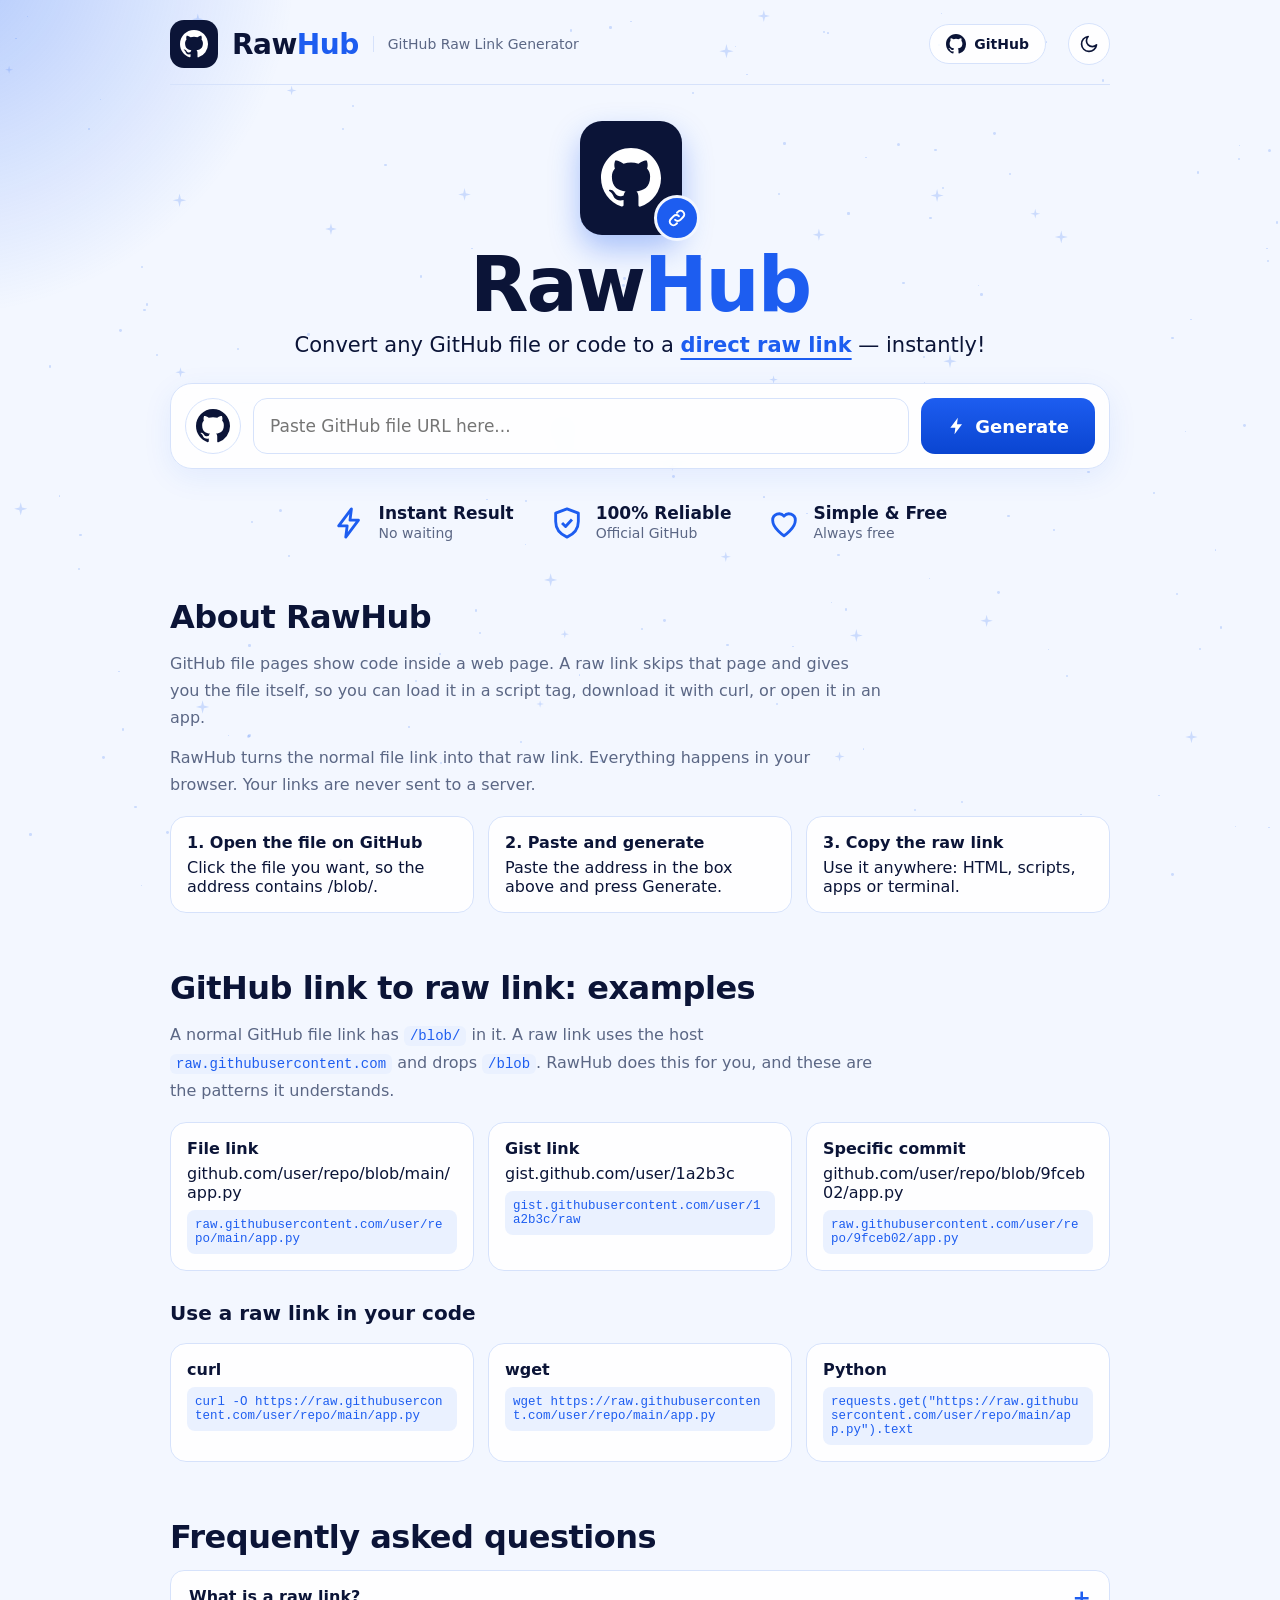
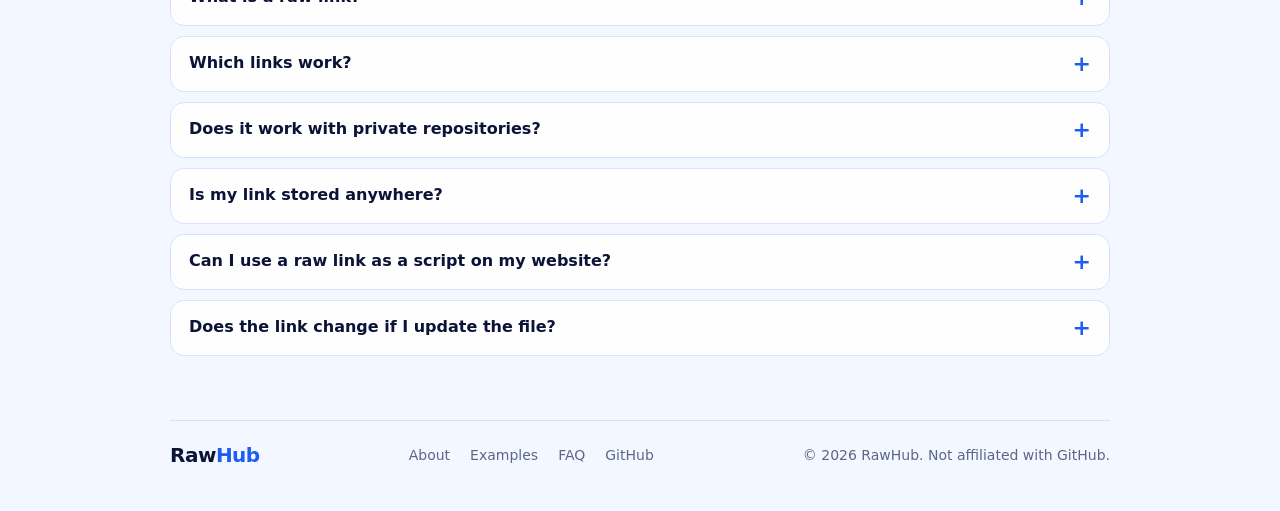
<file: index.html>
<!DOCTYPE html>
<html lang="en">
<head>
<meta charset="utf-8">
<meta name="viewport" content="width=device-width, initial-scale=1, viewport-fit=cover">
<title>RawHub – GitHub Raw Link Generator | Convert GitHub URL to Raw Link</title>
<meta name="description" content="Free GitHub raw link generator. Paste any GitHub file or Gist URL and get the direct raw.githubusercontent.com link instantly. Runs in your browser, no sign-up.">
<meta name="robots" content="index, follow, max-image-preview:large, max-snippet:-1, max-video-preview:-1">
<meta name="author" content="RawHub">
<meta name="color-scheme" content="light dark">
<meta name="theme-color" content="#f3f7ff" media="(prefers-color-scheme: light)">
<meta name="theme-color" content="#060c20" media="(prefers-color-scheme: dark)">
<link rel="canonical" href="https://raw-hub.vercel.app/">
<link rel="alternate" hreflang="en" href="https://raw-hub.vercel.app/">
<link rel="alternate" hreflang="x-default" href="https://raw-hub.vercel.app/">
<link rel="icon" href="favicon.svg" type="image/svg+xml">
<link rel="icon" href="favicon.ico" sizes="32x32">
<link rel="apple-touch-icon" href="apple-touch-icon.png">
<link rel="manifest" href="manifest.webmanifest">
<meta property="og:type" content="website">
<meta property="og:site_name" content="RawHub">
<meta property="og:locale" content="en_US">
<meta property="og:title" content="RawHub – GitHub Raw Link Generator | Convert GitHub URL to Raw Link">
<meta property="og:description" content="Free GitHub raw link generator. Paste any GitHub file or Gist URL and get the direct raw.githubusercontent.com link instantly. Runs in your browser, no sign-up.">
<meta property="og:url" content="https://raw-hub.vercel.app/">
<meta property="og:image" content="https://raw-hub.vercel.app/og-image.png">
<meta property="og:image:width" content="1200">
<meta property="og:image:height" content="630">
<meta property="og:image:alt" content="RawHub, the GitHub raw link generator">
<meta name="twitter:card" content="summary_large_image">
<meta name="twitter:title" content="RawHub – GitHub Raw Link Generator | Convert GitHub URL to Raw Link">
<meta name="twitter:description" content="Free GitHub raw link generator. Paste any GitHub file or Gist URL and get the direct raw.githubusercontent.com link instantly. Runs in your browser, no sign-up.">
<meta name="twitter:image" content="https://raw-hub.vercel.app/og-image.png">
<link rel="preload" href="assets/style.css" as="style">
<link rel="stylesheet" href="assets/style.css">
<script type="application/ld+json">{"@context":"https://schema.org","@type":"WebApplication","name":"RawHub","alternateName":"RawHub GitHub Raw Link Generator","url":"https://raw-hub.vercel.app/","description":"Free GitHub raw link generator. Paste any GitHub file or Gist URL and get the direct raw.githubusercontent.com link instantly. Runs in your browser, no sign-up.","applicationCategory":"DeveloperApplication","operatingSystem":"Any","browserRequirements":"Requires JavaScript","inLanguage":"en","isAccessibleForFree":true,"offers":{"@type":"Offer","price":"0","priceCurrency":"USD"},"image":"https://raw-hub.vercel.app/og-image.png"}</script>
<script type="application/ld+json">{"@context":"https://schema.org","@type":"WebSite","name":"RawHub","url":"https://raw-hub.vercel.app/","inLanguage":"en"}</script>
<script type="application/ld+json">{"@context":"https://schema.org","@type":"FAQPage","mainEntity":[{"@type":"Question","name":"What is a raw link?","acceptedAnswer":{"@type":"Answer","text":"It is a direct address to the plain file content, hosted on raw.githubusercontent.com. It has no GitHub page design around it."}},{"@type":"Question","name":"Which links work?","acceptedAnswer":{"@type":"Answer","text":"File links containing /blob/, and Gist links. Links to folders (/tree/) or whole repositories have no single raw file, so RawHub shows an error for them."}},{"@type":"Question","name":"Does it work with private repositories?","acceptedAnswer":{"@type":"Answer","text":"No. A raw link only opens for people who can already see the file. For private files, GitHub asks for a login or an access token."}},{"@type":"Question","name":"Is my link stored anywhere?","acceptedAnswer":{"@type":"Answer","text":"No. The conversion runs in your browser and nothing is saved or uploaded."}},{"@type":"Question","name":"Can I use a raw link as a script on my website?","acceptedAnswer":{"@type":"Answer","text":"Raw links are served as plain text, so browsers may refuse to run them as scripts. For websites, a CDN such as jsDelivr (cdn.jsdelivr.net/gh/user/repo@branch/file) is the better choice."}},{"@type":"Question","name":"Does the link change if I update the file?","acceptedAnswer":{"@type":"Answer","text":"If the link names a branch like main, it always shows the newest version. If it names a commit, it keeps showing that exact version."}}]}</script>
<script type="application/ld+json">{"@context":"https://schema.org","@type":"BreadcrumbList","itemListElement":[{"@type":"ListItem","position":1,"name":"RawHub","item":"https://raw-hub.vercel.app/"}]}</script>
</head>
<body>
<div class="sky" id="sky" aria-hidden="true"></div>
<div class="wrap">
<a class="skip" href="#main">Skip to content</a>
<header>
  <div class="logo"><svg viewBox="0 0 16 16"><path d="M8 0C3.58 0 0 3.58 0 8c0 3.54 2.29 6.53 5.47 7.59.4.07.55-.17.55-.38v-1.33c-2.23.48-2.7-1.07-2.7-1.07-.36-.92-.89-1.17-.89-1.17-.73-.5.05-.49.05-.49.8.06 1.23.83 1.23.83.71 1.22 1.87.87 2.33.66.07-.52.28-.87.5-1.07-1.78-.2-3.64-.89-3.64-3.95 0-.87.31-1.59.82-2.15-.08-.2-.36-1.02.08-2.12 0 0 .67-.21 2.2.82a7.6 7.6 0 0 1 4 0c1.53-1.04 2.2-.82 2.2-.82.44 1.1.16 1.92.08 2.12.51.56.82 1.28.82 2.15 0 3.07-1.87 3.75-3.65 3.95.29.25.54.73.54 1.48v2.2c0 .21.15.46.55.38A8 8 0 0 0 16 8c0-4.42-3.58-8-8-8z"/></svg></div>
  <div class="brand">Raw<b>Hub</b></div>
  <div class="tag">GitHub Raw Link Generator</div>
  <a class="gh" href="https://github.com" target="_blank" rel="noopener"><svg viewBox="0 0 16 16"><path d="M8 0C3.58 0 0 3.58 0 8c0 3.54 2.29 6.53 5.47 7.59.4.07.55-.17.55-.38v-1.33c-2.23.48-2.7-1.07-2.7-1.07-.36-.92-.89-1.17-.89-1.17-.73-.5.05-.49.05-.49.8.06 1.23.83 1.23.83.71 1.22 1.87.87 2.33.66.07-.52.28-.87.5-1.07-1.78-.2-3.64-.89-3.64-3.95 0-.87.31-1.59.82-2.15-.08-.2-.36-1.02.08-2.12 0 0 .67-.21 2.2.82a7.6 7.6 0 0 1 4 0c1.53-1.04 2.2-.82 2.2-.82.44 1.1.16 1.92.08 2.12.51.56.82 1.28.82 2.15 0 3.07-1.87 3.75-3.65 3.95.29.25.54.73.54 1.48v2.2c0 .21.15.46.55.38A8 8 0 0 0 16 8c0-4.42-3.58-8-8-8z"/></svg><span>GitHub</span></a>
  <button class="theme" id="theme" aria-label="Switch light or dark mode"><svg class="moon" viewBox="0 0 24 24"><path d="M21 13A9 9 0 1 1 11 3a7 7 0 0 0 10 10z"/></svg><svg class="sun" viewBox="0 0 24 24"><circle cx="12" cy="12" r="4"/><path d="M12 2v2M12 20v2M4.9 4.9l1.4 1.4M17.7 17.7l1.4 1.4M2 12h2M20 12h2M4.9 19.1l1.4-1.4M17.7 6.3l1.4-1.4"/></svg></button>
</header>
<main id="main">

<section class="hero">
  <div class="badge">
    <div class="doc"><svg viewBox="0 0 16 16"><path d="M8 0C3.58 0 0 3.58 0 8c0 3.54 2.29 6.53 5.47 7.59.4.07.55-.17.55-.38v-1.33c-2.23.48-2.7-1.07-2.7-1.07-.36-.92-.89-1.17-.89-1.17-.73-.5.05-.49.05-.49.8.06 1.23.83 1.23.83.71 1.22 1.87.87 2.33.66.07-.52.28-.87.5-1.07-1.78-.2-3.64-.89-3.64-3.95 0-.87.31-1.59.82-2.15-.08-.2-.36-1.02.08-2.12 0 0 .67-.21 2.2.82a7.6 7.6 0 0 1 4 0c1.53-1.04 2.2-.82 2.2-.82.44 1.1.16 1.92.08 2.12.51.56.82 1.28.82 2.15 0 3.07-1.87 3.75-3.65 3.95.29.25.54.73.54 1.48v2.2c0 .21.15.46.55.38A8 8 0 0 0 16 8c0-4.42-3.58-8-8-8z"/></svg></div>
    <div class="chain"><svg viewBox="0 0 24 24"><path d="M10 14a4 4 0 0 0 5.7 0l3-3a4 4 0 0 0-5.7-5.7l-1 1"/><path d="M14 10a4 4 0 0 0-5.7 0l-3 3A4 4 0 0 0 11 18.7l1-1"/></svg></div>
  </div>
  <h1>Raw<b>Hub</b> <span class="vh">– GitHub Raw Link Generator</span></h1>
  <p class="sub">Convert any GitHub file or code to a <u>direct raw link</u> — instantly!</p>
</section>

<div class="box">
  <noscript><p style="padding:8px 4px;margin:0">Please enable JavaScript to use RawHub. Rule: replace github.com/user/repo/blob/branch/file with raw.githubusercontent.com/user/repo/branch/file.</p></noscript>
  <div class="row">
    <div class="ico"><svg viewBox="0 0 16 16"><path d="M8 0C3.58 0 0 3.58 0 8c0 3.54 2.29 6.53 5.47 7.59.4.07.55-.17.55-.38v-1.33c-2.23.48-2.7-1.07-2.7-1.07-.36-.92-.89-1.17-.89-1.17-.73-.5.05-.49.05-.49.8.06 1.23.83 1.23.83.71 1.22 1.87.87 2.33.66.07-.52.28-.87.5-1.07-1.78-.2-3.64-.89-3.64-3.95 0-.87.31-1.59.82-2.15-.08-.2-.36-1.02.08-2.12 0 0 .67-.21 2.2.82a7.6 7.6 0 0 1 4 0c1.53-1.04 2.2-.82 2.2-.82.44 1.1.16 1.92.08 2.12.51.56.82 1.28.82 2.15 0 3.07-1.87 3.75-3.65 3.95.29.25.54.73.54 1.48v2.2c0 .21.15.46.55.38A8 8 0 0 0 16 8c0-4.42-3.58-8-8-8z"/></svg></div>
    <input id="url" type="url" inputmode="url" placeholder="Paste GitHub file URL here..." autocomplete="off" aria-label="GitHub file URL">
    <button class="go" id="go"><svg viewBox="0 0 24 24"><path d="M13 2 4 14h6l-1 8 9-12h-6z"/></svg>Generate</button>
  </div>
  <div class="res" id="res" aria-live="polite">
    <div class="state"><svg viewBox="0 0 24 24" id="stateIcon"><path d="M5 12l5 5 9-10"/></svg></div>
    <div class="mid"><strong id="label">Your Raw Link:</strong><div class="out" id="out"></div></div>
    <button class="copy" id="copy"><svg viewBox="0 0 24 24"><rect x="9" y="9" width="11" height="11" rx="2"/><path d="M5 15V6a2 2 0 0 1 2-2h9"/></svg><span id="copyTxt">Copy</span></button>
  </div>
</div>

<div class="feats">
  <div class="f"><svg viewBox="0 0 24 24"><path d="M13 2 4 14h6l-1 8 9-12h-6z"/></svg><div><b>Instant Result</b><span>No waiting</span></div></div>
  <div class="f"><svg viewBox="0 0 24 24"><path d="M12 2 4 5v6c0 5 3.4 9 8 11 4.6-2 8-6 8-11V5z"/><path d="M8.5 12l2.5 2.5 4.5-5"/></svg><div><b>100% Reliable</b><span>Official GitHub</span></div></div>
  <div class="f"><svg viewBox="0 0 24 24"><path d="M12 21s-8-5.3-8-11a4.5 4.5 0 0 1 8-2.8A4.5 4.5 0 0 1 20 10c0 5.700-8 11-8 11z"/></svg><div><b>Simple &amp; Free</b><span>Always free</span></div></div>
</div>

<section class="sec" id="about">
  <h2>About RawHub</h2>
  <p>GitHub file pages show code inside a web page. A raw link skips that page and gives you the file itself, so you can load it in a script tag, download it with curl, or open it in an app.</p>
  <p>RawHub turns the normal file link into that raw link. Everything happens in your browser. Your links are never sent to a server.</p>
  <div class="steps">
    <div class="step"><b>1. Open the file on GitHub</b>Click the file you want, so the address contains /blob/.</div>
    <div class="step"><b>2. Paste and generate</b>Paste the address in the box above and press Generate.</div>
    <div class="step"><b>3. Copy the raw link</b>Use it anywhere: HTML, scripts, apps or terminal.</div>
  </div>
</section>

<section class="sec" id="examples">
  <h2>GitHub link to raw link: examples</h2>
  <p>A normal GitHub file link has <code>/blob/</code> in it. A raw link uses the host <code>raw.githubusercontent.com</code> and drops <code>/blob</code>. RawHub does this for you, and these are the patterns it understands.</p>
  <div class="steps">
    <div class="step"><b>File link</b>github.com/user/repo/blob/main/app.py<code>raw.githubusercontent.com/user/repo/main/app.py</code></div>
    <div class="step"><b>Gist link</b>gist.github.com/user/1a2b3c<code>gist.githubusercontent.com/user/1a2b3c/raw</code></div>
    <div class="step"><b>Specific commit</b>github.com/user/repo/blob/9fceb02/app.py<code>raw.githubusercontent.com/user/repo/9fceb02/app.py</code></div>
  </div>
  <h3>Use a raw link in your code</h3>
  <div class="steps">
    <div class="step"><b>curl</b><code>curl -O https://raw.githubusercontent.com/user/repo/main/app.py</code></div>
    <div class="step"><b>wget</b><code>wget https://raw.githubusercontent.com/user/repo/main/app.py</code></div>
    <div class="step"><b>Python</b><code>requests.get("https://raw.githubusercontent.com/user/repo/main/app.py").text</code></div>
  </div>
</section>

<section class="sec" id="faq">
  <h2>Frequently asked questions</h2>
  <details><summary>What is a raw link?</summary><p>It is a direct address to the plain file content, hosted on raw.githubusercontent.com. It has no GitHub page design around it.</p></details>
  <details><summary>Which links work?</summary><p>File links containing /blob/, and Gist links. Links to folders (/tree/) or whole repositories have no single raw file, so RawHub shows an error for them.</p></details>
  <details><summary>Does it work with private repositories?</summary><p>No. A raw link only opens for people who can already see the file. For private files, GitHub asks for a login or an access token.</p></details>
  <details><summary>Is my link stored anywhere?</summary><p>No. The conversion runs in your browser and nothing is saved or uploaded.</p></details>
  <details><summary>Can I use a raw link as a script on my website?</summary><p>Raw links are served as plain text, so browsers may refuse to run them as scripts. For websites, a CDN such as jsDelivr (cdn.jsdelivr.net/gh/user/repo@branch/file) is the better choice.</p></details>
  <details><summary>Does the link change if I update the file?</summary><p>If the link names a branch like main, it always shows the newest version. If it names a commit, it keeps showing that exact version.</p></details>
</section>

</main>

<footer>
  <div class="brand">Raw<b>Hub</b></div>
  <nav aria-label="Footer"><a href="#about">About</a><a href="#examples">Examples</a><a href="#faq">FAQ</a><a href="https://github.com" target="_blank" rel="noopener">GitHub</a></nav>
  <div>© 2026 RawHub. Not affiliated with GitHub.</div>
</footer>
</div>

<script src="assets/app.js" defer></script>
</body>
</html>
</file>
<file: assets/style.css>
:root{--bg:#f3f7ff;--card:rgba(255,255,255,.85);--ink:#0b1437;--muted:#5b6785;--blue:#1d5df0;--blue2:#0a45d1;--line:#d6e2fb;--field:#eaf1ff;--ok:#16a34a;--err:#dc2626;--blob:#2f6df6;
box-sizing:border-box;padding-top:env(safe-area-inset-top,0px);padding-bottom:env(safe-area-inset-bottom,0px)}
@media (prefers-color-scheme:dark){:root:not([data-theme="light"]){--bg:#060c20;--card:rgba(18,28,60,.85);--ink:#eef3ff;--muted:#9aa8cc;--line:#25376b;--field:#12204a;--blob:#1a47b8}}
:root[data-theme="dark"]{--bg:#060c20;--card:rgba(18,28,60,.85);--ink:#eef3ff;--muted:#9aa8cc;--line:#25376b;--field:#12204a;--blob:#1a47b8}
*{box-sizing:border-box}
html{scroll-padding-top:env(safe-area-inset-top,0px)}
body{margin:0;min-height:100vh;background:var(--bg);color:var(--ink);font-family:Inter,"Segoe UI",system-ui,-apple-system,"Noto Sans Bengali",sans-serif;position:relative;overflow-x:hidden}
body::before{content:"";position:fixed;z-index:0;border-radius:50%;background:radial-gradient(circle at 30% 30%,var(--blob),transparent 70%);opacity:.35;pointer-events:none}
body::before{width:520px;height:520px;left:-220px;top:-200px}
.wrap{position:relative;z-index:1;max-width:980px;margin:0 auto;padding:20px 20px 40px}
header{display:flex;align-items:center;gap:14px;padding-bottom:16px;border-bottom:1px solid var(--line)}
.logo{width:48px;height:48px;border-radius:14px;background:#0b1437;display:grid;place-items:center;flex:none}
.logo svg{width:28px;height:28px;fill:#fff}
.brand{font-size:28px;font-weight:800;letter-spacing:-.5px}.brand b{color:var(--blue)}
.tag{color:var(--muted);font-size:14px;padding-left:14px;border-left:1px solid var(--line)}
.gh{margin-left:auto;display:flex;align-items:center;gap:8px;background:var(--card);border:1px solid var(--line);border-radius:999px;padding:9px 16px;color:var(--ink);text-decoration:none;font-weight:600;font-size:14px}
.gh svg{width:20px;height:20px;fill:currentColor}
.hero{text-align:center;padding:36px 0 26px}
.badge{width:120px;height:120px;margin:0 auto 6px;position:relative}
.doc{position:absolute;inset:0 18px 6px 0;background:#0b1437;border-radius:22px;display:grid;place-items:center;box-shadow:0 14px 30px rgba(29,93,240,.35)}
.doc svg{width:60px;height:60px;fill:#fff}
.chain{position:absolute;right:0;bottom:0;width:46px;height:46px;border-radius:50%;background:var(--blue);display:grid;place-items:center;border:3px solid var(--bg)}
.chain svg{width:22px;height:22px;stroke:#fff;fill:none;stroke-width:2.2;stroke-linecap:round}
h1{margin:6px 0 10px;font-size:clamp(44px,9vw,76px);line-height:1;font-weight:900;letter-spacing:-2px}
h1 b{color:var(--blue)}
.sub{margin:0;font-size:clamp(16px,2.6vw,21px)}
.sub u{color:var(--blue);font-weight:700;text-decoration-thickness:2px;text-underline-offset:6px}
.box{background:var(--card);border:1px solid var(--line);border-radius:22px;padding:14px;backdrop-filter:blur(8px);box-shadow:0 8px 30px rgba(29,93,240,.08)}
.row{display:flex;gap:12px;align-items:center}
.ico{width:56px;height:56px;border-radius:50%;background:#fff;display:grid;place-items:center;flex:none;border:1px solid var(--line)}
.ico svg{width:34px;height:34px;fill:#0b1437}
input{flex:1;min-width:0;height:56px;border:1.5px solid var(--line);border-radius:14px;background:transparent;color:var(--ink);font-size:17px;padding:0 16px;font-family:inherit}
input:focus-visible,button:focus-visible,a:focus-visible{outline:3px solid var(--blue);outline-offset:2px}
.go{height:56px;border:0;border-radius:14px;background:linear-gradient(180deg,var(--blue),var(--blue2));color:#fff;font-weight:700;font-size:18px;padding:0 26px;cursor:pointer;display:flex;align-items:center;gap:8px;font-family:inherit}
.go svg{width:20px;height:20px;fill:#fff}
.res{margin-top:16px;display:none;align-items:center;gap:16px}
.res.show{display:flex}
.state{width:44px;height:44px;border-radius:50%;background:var(--ok);display:grid;place-items:center;flex:none}
.state svg{width:24px;height:24px;stroke:#fff;fill:none;stroke-width:3;stroke-linecap:round;stroke-linejoin:round}
.res.bad .state{background:var(--err)}
.mid{flex:1;min-width:0}
.mid strong{display:block;margin-bottom:8px;font-size:17px}
.out{background:var(--field);border:1px solid var(--line);border-radius:10px;padding:12px 14px;color:var(--blue);font-size:16px;overflow-x:auto;white-space:nowrap}
.res.bad .out{color:var(--err);white-space:normal}
.copy{height:56px;border:1.5px solid var(--blue);background:transparent;color:var(--blue);border-radius:14px;padding:0 24px;font-weight:700;font-size:17px;cursor:pointer;display:flex;align-items:center;gap:8px;font-family:inherit}
.res.bad .copy{display:none}
.copy svg{width:20px;height:20px;stroke:currentColor;fill:none;stroke-width:2}
.feats{display:flex;justify-content:center;gap:36px;flex-wrap:wrap;margin-top:34px}
.f{display:flex;align-items:center;gap:12px}
.f svg{width:34px;height:34px;stroke:var(--blue);fill:none;stroke-width:2;stroke-linejoin:round}
.f b{display:block;font-size:17px}.f span{color:var(--muted);font-size:14px}
@media (max-width:640px){
.tag{display:none}.gh span{display:none}
.row{flex-wrap:wrap}.ico{display:none}input{flex-basis:100%}.go{width:100%;justify-content:center}
.res.show{flex-wrap:wrap}.mid{flex-basis:calc(100% - 60px)}.copy{width:100%;justify-content:center}
}
:root{--star:#2f6df6}
@media (prefers-color-scheme:dark){:root:not([data-theme="light"]){--star:#bcd2ff}}
:root[data-theme="dark"]{--star:#bcd2ff}
:root[data-theme="light"]{--star:#2f6df6}
.sky{position:fixed;inset:0;z-index:0;pointer-events:none;overflow:hidden}
.st{position:absolute;border-radius:50%;background:var(--star);opacity:.2;animation:tw var(--d,3s) ease-in-out var(--l,0s) infinite}
.st.sp{border-radius:0;background:var(--star);clip-path:polygon(50% 0,60% 40%,100% 50%,60% 60%,50% 100%,40% 60%,0 50%,40% 40%);filter:drop-shadow(0 0 4px var(--star))}
@keyframes tw{0%,100%{opacity:.12;transform:scale(.6)}50%{opacity:1;transform:scale(1.25)}}
.sh{position:absolute;width:130px;height:2px;border-radius:2px;background:linear-gradient(90deg,transparent,var(--star));opacity:0;transform:rotate(var(--a,145deg));animation:shoot var(--d,8s) linear var(--l,0s) infinite}
.sh::after{content:"";position:absolute;right:-2px;top:-2px;width:6px;height:6px;border-radius:50%;background:var(--star);box-shadow:0 0 8px 2px var(--star)}
@keyframes shoot{0%{opacity:0;transform:rotate(var(--a,145deg)) translateX(0)}2%{opacity:1}12%{opacity:0;transform:rotate(var(--a,145deg)) translateX(560px)}100%{opacity:0;transform:rotate(var(--a,145deg)) translateX(560px)}}
.theme{width:42px;height:42px;border-radius:50%;border:1px solid var(--line);background:var(--card);color:var(--ink);display:grid;place-items:center;cursor:pointer;flex:none;margin-left:8px}
.theme svg{width:20px;height:20px;stroke:currentColor;fill:none;stroke-width:2;stroke-linecap:round;stroke-linejoin:round}
:root[data-theme="dark"] .moon,:root[data-theme="light"] .sun{display:none}
.sec{margin-top:56px}
.sec h2{font-size:clamp(24px,4vw,32px);margin:0 0 14px;letter-spacing:-.5px;font-weight:800}
.sec p{color:var(--muted);line-height:1.7;font-size:16px;margin:0 0 12px;max-width:70ch}
.steps{display:grid;grid-template-columns:repeat(auto-fit,minmax(220px,1fr));gap:14px;margin-top:18px}
.step{padding:16px;border-radius:16px;border:1px solid var(--line);background:var(--card)}
.step b{display:block;margin-bottom:6px}
.step code{display:block;margin-top:8px;font-size:12.5px;color:var(--blue);word-break:break-all;background:var(--field);padding:8px;border-radius:8px}
details{border:1px solid var(--line);background:var(--card);border-radius:14px;margin-bottom:10px;overflow:hidden}
summary{cursor:pointer;padding:16px 18px;font-weight:700;font-size:16px;list-style:none;display:flex;justify-content:space-between;gap:12px}
summary::-webkit-details-marker{display:none}
summary::after{content:"+";color:var(--blue);font-size:22px;line-height:1;transition:transform .2s}
details[open] summary::after{transform:rotate(45deg)}
details p{padding:0 18px 16px;margin:0}
footer{margin-top:64px;padding-top:22px;border-top:1px solid var(--line);display:flex;flex-wrap:wrap;gap:14px 28px;align-items:center;justify-content:space-between;color:var(--muted);font-size:14px}
footer .brand{font-size:20px;color:var(--ink)}
footer nav{display:flex;gap:20px;flex-wrap:wrap}
footer a{color:var(--muted);text-decoration:none}footer a:hover{color:var(--blue)}
html{scroll-behavior:smooth}
body,.box,.theme,.gh,.out,input,.ico,.state,.logo,footer,summary{transition:background-color .45s ease,color .45s ease,border-color .45s ease,box-shadow .45s ease}
.st{transition:background-color .6s ease}
header,.badge,h1,.sub,.box,.feats{animation:up .9s cubic-bezier(.22,1,.36,1) both;animation-delay:var(--i,0s)}
header{--i:.05s}.badge{--i:.15s}h1{--i:.28s}.sub{--i:.4s}.box{--i:.52s}.feats{--i:.68s}
@keyframes up{from{opacity:0;transform:translateY(22px)}to{opacity:1;transform:none}}
.doc{animation:floaty 6s ease-in-out 1.2s infinite}
.chain{animation:floaty 6s ease-in-out 2.4s infinite}
@keyframes floaty{0%,100%{transform:translateY(0)}50%{transform:translateY(-7px)}}
.go,.copy,.gh,.theme{transition:transform .3s cubic-bezier(.22,1,.36,1),box-shadow .3s ease,background-color .3s ease,color .3s ease,border-color .3s ease}
.go:hover{transform:translateY(-2px);box-shadow:0 10px 22px rgba(29,93,240,.4)}
.copy:hover{transform:translateY(-2px);background:var(--blue);color:#fff}
.gh:hover,.theme:hover{transform:translateY(-2px);border-color:var(--blue);box-shadow:0 8px 18px rgba(29,93,240,.18)}
.go:active,.copy:active,.gh:active,.theme:active{transform:scale(.96)}
.go svg{transition:transform .3s ease}.go:hover svg{transform:scale(1.2) rotate(-8deg)}
.copy.done{background:var(--ok);border-color:var(--ok);color:#fff}
.theme.spin svg{animation:turn .6s cubic-bezier(.34,1.56,.64,1)}
@keyframes turn{from{transform:rotate(-120deg) scale(.4);opacity:0}to{transform:none;opacity:1}}
input{transition:border-color .3s ease,box-shadow .3s ease,background-color .45s ease,color .45s ease}
input:focus{border-color:var(--blue);box-shadow:0 0 0 4px rgba(29,93,240,.16)}
.box:focus-within{box-shadow:0 12px 40px rgba(29,93,240,.18)}
.res.show{animation:pop .55s cubic-bezier(.22,1,.36,1)}
@keyframes pop{from{opacity:0;transform:translateY(14px) scale(.98)}to{opacity:1;transform:none}}
.res.show .state{animation:pip .6s .12s cubic-bezier(.34,1.56,.64,1) both}
@keyframes pip{from{transform:scale(0)}to{transform:scale(1)}}
.res.show .out{animation:fade .6s .2s ease both}
@keyframes fade{from{opacity:0}to{opacity:1}}
#stateIcon path{stroke-dasharray:40;animation:draw .5s .35s ease-out both}
@keyframes draw{from{stroke-dashoffset:40}to{stroke-dashoffset:0}}
.f svg{transition:transform .4s cubic-bezier(.34,1.56,.64,1)}
.f:hover svg{transform:scale(1.18) rotate(-6deg)}
.rv{opacity:0;transform:translateY(26px);transition:opacity .8s ease var(--rd,0s),transform .9s cubic-bezier(.22,1,.36,1) var(--rd,0s),background-color .45s ease,border-color .45s ease,color .45s ease}
.rv.on{opacity:1;transform:none}
details:hover{border-color:var(--blue)}
details[open] p{animation:slideIn .45s cubic-bezier(.22,1,.36,1)}
@keyframes slideIn{from{opacity:0;transform:translateY(-8px)}to{opacity:1;transform:none}}
summary:hover{color:var(--blue)}
footer a{transition:color .25s ease}
@media (prefers-reduced-motion:reduce){*{animation-duration:.01ms!important;transition-duration:.01ms!important;scroll-behavior:auto!important}.rv{opacity:1;transform:none}.st,.sh{animation:none}.st{opacity:.5}.sh{display:none}}

.vh{position:absolute;width:1px;height:1px;overflow:hidden;clip:rect(0 0 0 0);white-space:nowrap}
.skip{position:absolute;left:-999px;top:8px;background:var(--blue);color:#fff;padding:10px 16px;border-radius:10px;z-index:10;text-decoration:none}
.skip:focus{left:12px}
.sec h3{font-size:20px;margin:30px 0 4px;font-weight:700}
.sec p code{background:var(--field);padding:2px 6px;border-radius:6px;font-size:14px;color:var(--blue)}
.step{overflow-wrap:anywhere}
</file>
